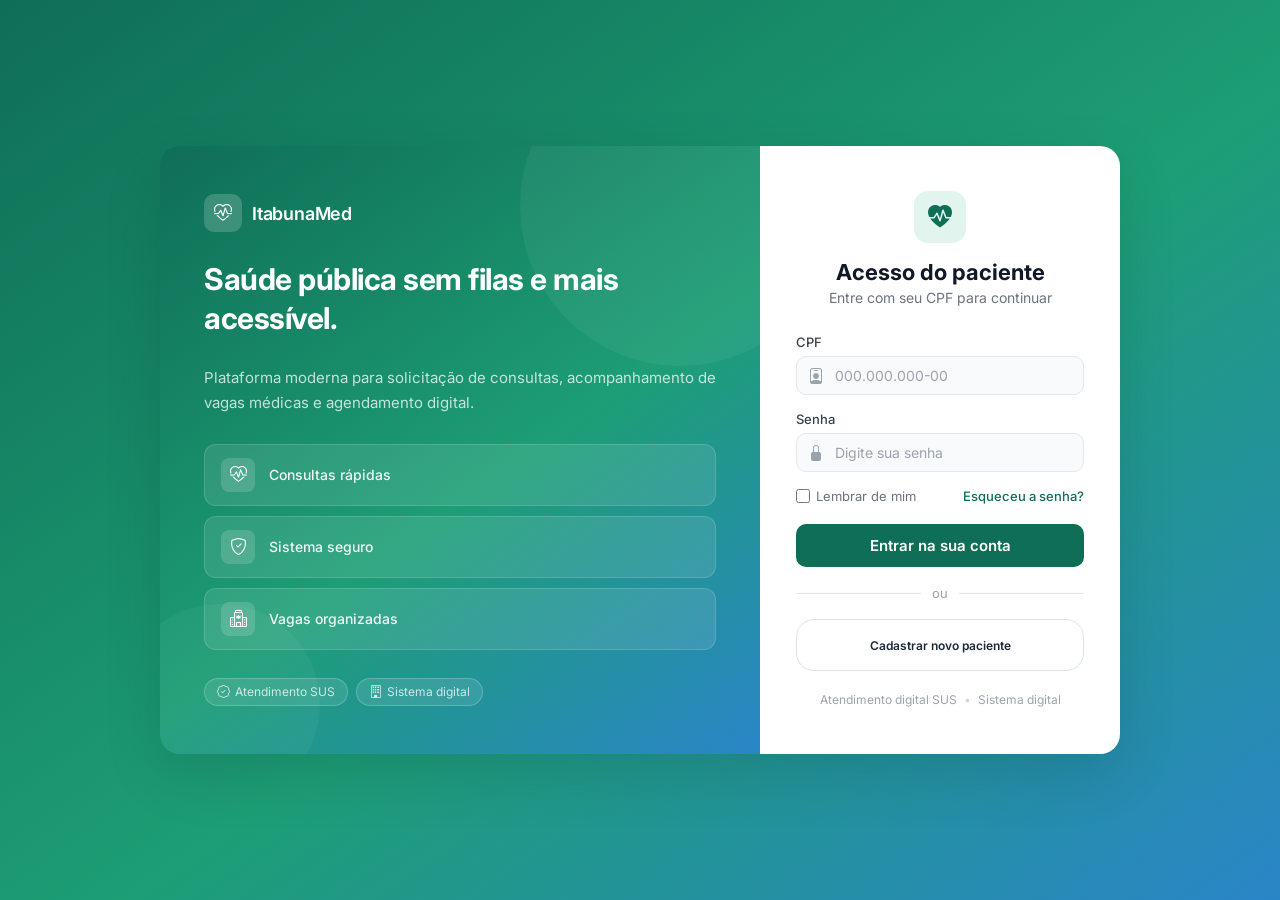
<file: index.html>
<!DOCTYPE html>
<html lang="pt-BR">
<head>
  <meta charset="UTF-8">
  <meta name="viewport" content="width=device-width, initial-scale=1.0">
  <title>ItabunaMed - Portal</title>
  
  <link rel="stylesheet" href="https://cdn.jsdelivr.net/npm/bootstrap-icons@1.11.3/font/bootstrap-icons.min.css">
  <link href="https://fonts.googleapis.com/css2?family=Inter:wght@300;400;500;600;700;800&display=swap" rel="stylesheet">
  <link rel="stylesheet" href="css/style.css">
</head>
<body>

  <div class="custom-container-login">

    <div class="info-side">
      <div class="info-content-wrapper">

        <div class="info-brand">
          <div class="info-brand-icon"><i class="bi bi-heart-pulse"></i></div>
          <span class="info-brand-name">ItabunaMed</span>
        </div>

        <h1 class="info-titulo">
          Saúde pública sem filas e mais acessível.
        </h1>
        <p class="info-descricao">
          Plataforma moderna para solicitação de consultas, acompanhamento de vagas médicas e agendamento digital.
        </p>

        <div class="info-beneficios">
          <div class="info-card">
            <div class="info-card-icone"><i class="bi bi-heart-pulse"></i></div>
            <span class="info-card-texto">Consultas rápidas</span>
          </div>
          <div class="info-card">
            <div class="info-card-icone"><i class="bi bi-shield-check"></i></div>
            <span class="info-card-texto">Sistema seguro</span>
          </div>
          <div class="info-card">
            <div class="info-card-icone"><i class="bi bi-hospital"></i></div>
            <span class="info-card-texto">Vagas organizadas</span>
          </div>
        </div>

        <div class="info-badges">
          <span class="info-badge"><i class="bi bi-patch-check"></i> Atendimento SUS</span>
          <span class="info-badge"><i class="bi bi-building"></i> Sistema digital</span>
        </div>

      </div>
    </div>

    <div class="login-side">
      <div class="health-glass-box">
        
        <div class="health-icon-header">
          <i class="bi bi-heart-pulse-fill"></i>
        </div>

        <h2>Acesso do paciente</h2>
        <p class="health-subtitle">Entre com seu CPF para continuar</p>
        
        <form id="loginForm">

          <div class="health-form-group">
            <label for="cpf">CPF</label>
            <div class="health-input-group">
              <i class="bi bi-person-badge"></i>
              <input type="text" id="cpf" placeholder="000.000.000-00" required autocomplete="off">
            </div>
          </div>

          <div class="health-form-group">
            <label for="senha">Senha</label>
            <div class="health-input-group">
              <i class="bi bi-lock-fill"></i>
              <input type="password" id="senha" placeholder="Digite sua senha" required>
            </div>
          </div>
          
          <div class="health-options">
            <label class="health-remember">
              <input type="checkbox" id="remember"> Lembrar de mim
            </label>
            <a href="#" class="health-forgot">Esqueceu a senha?</a>
          </div>
          
          <button type="submit" class="health-btn">Entrar na sua conta</button>

          <div class="health-divider">
            <span></span>ou<span></span>
          </div>

          <a href="cadastro.html" class="health-btn-secondary">Cadastrar novo paciente</a>
          
          <div class="health-footer-links">
            <p>Atendimento digital SUS <span class="dot">•</span> Sistema digital</p>
          </div>

        </form>

      </div>
    </div>

  </div>

  <script src="js/script.js"></script>
</body>
</html>
</file>
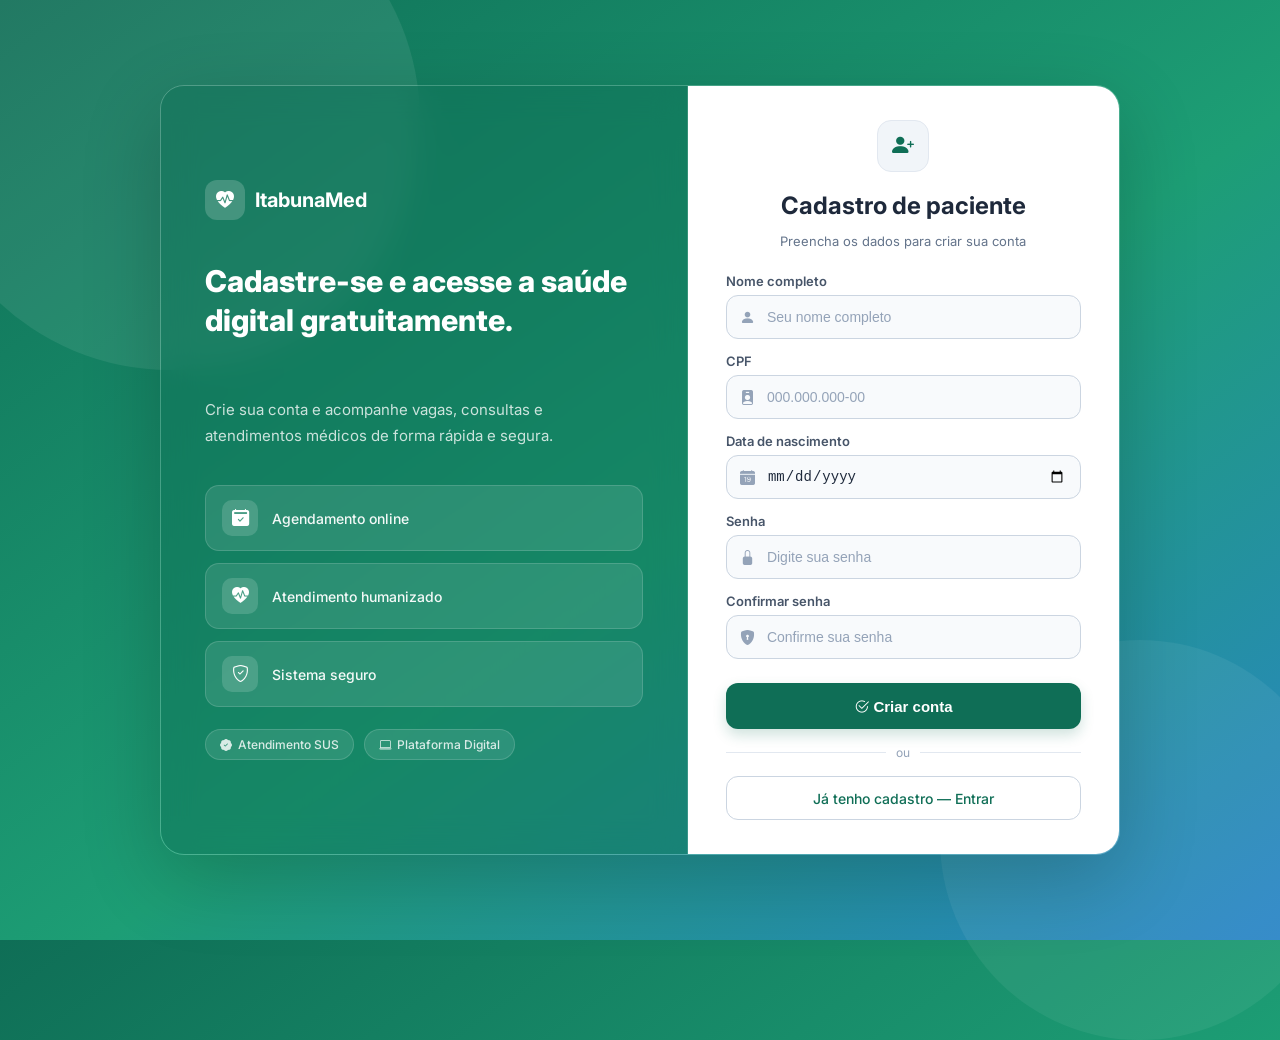
<file: cadastro.html>
<!DOCTYPE html>
<html lang="pt-BR">
<head>
  <meta charset="UTF-8">
  <meta name="viewport" content="width=device-width, initial-scale=1.0">
  <title>ItabunaMed - Cadastro</title>

  <link rel="stylesheet" href="https://cdn.jsdelivr.net/npm/bootstrap-icons@1.11.3/font/bootstrap-icons.min.css">
  <link href="https://fonts.googleapis.com/css2?family=Inter:wght@300;400;500;600;700;800&display=swap" rel="stylesheet">
  <link rel="stylesheet" href="css/cadastro.css">
</head>

<body>

<div class="custom-container-cadastro">

  <!-- LADO ESQUERDO -->
  <div class="info-side">

    <div class="info-content-wrapper">

      <div class="info-brand">
        <div class="info-brand-icon">
          <i class="bi bi-heart-pulse-fill"></i>
        </div>

        <span class="info-brand-name">
          ItabunaMed
        </span>
      </div>

      <h1 class="info-titulo">
        Cadastre-se e acesse a saúde digital gratuitamente.
      </h1>

      <p class="info-descricao">
        Crie sua conta e acompanhe vagas, consultas e atendimentos médicos de forma rápida e segura.
      </p>

      <div class="info-beneficios">

        <div class="info-card">
          <div class="info-card-icone">
            <i class="bi bi-calendar2-check-fill"></i>
          </div>

          <span class="info-card-texto">
            Agendamento online
          </span>
        </div>

        <div class="info-card">
          <div class="info-card-icone">
            <i class="bi bi-heart-pulse-fill"></i>
          </div>

          <span class="info-card-texto">
            Atendimento humanizado
          </span>
        </div>

        <div class="info-card">
          <div class="info-card-icone">
            <i class="bi bi-shield-check"></i>
          </div>

          <span class="info-card-texto">
            Sistema seguro
          </span>
        </div>

      </div>

      <div class="info-badges">

        <span class="info-badge">
          <i class="bi bi-patch-check-fill"></i>
          Atendimento SUS
        </span>

        <span class="info-badge">
          <i class="bi bi-laptop"></i>
          Plataforma Digital
        </span>

      </div>

    </div>

  </div>

  <!-- LADO DIREITO -->
  <div class="cadastro-side">

    <div class="health-glass-box">

      <div class="health-icon-header">
        <i class="bi bi-person-plus-fill"></i>
      </div>

      <h2>
        Cadastro de paciente
      </h2>

      <p class="health-subtitle">
        Preencha os dados para criar sua conta
      </p>

      <!-- ALERTA -->
      <div id="alerta" style="display:none;"></div>

      <!-- FORM -->
      <form id="cadastroForm">

        <!-- NOME -->
        <div class="health-form-group">

          <label>
            Nome completo
          </label>

          <div class="health-input-group">

            <i class="bi bi-person-fill"></i>

            <input
              type="text"
              id="nome"
              placeholder="Seu nome completo"
              required
            >

          </div>

        </div>

        <!-- CPF -->
        <div class="health-form-group">

          <label>
            CPF
          </label>

          <div class="health-input-group">

            <i class="bi bi-person-badge-fill"></i>

            <input
              type="text"
              id="cpf"
              placeholder="000.000.000-00"
              maxlength="14"
              required
            >

          </div>

        </div>

        <!-- NASCIMENTO -->
        <div class="health-form-group">

          <label>
            Data de nascimento
          </label>

          <div class="health-input-group">

            <i class="bi bi-calendar-date-fill"></i>

            <input
              type="date"
              id="nascimento"
              required
            >

          </div>

        </div>

        <!-- SENHA -->
        <div class="health-form-group">

          <label>
            Senha
          </label>

          <div class="health-input-group">

            <i class="bi bi-lock-fill"></i>

            <input
              type="password"
              id="senha"
              placeholder="Digite sua senha"
              required
            >

          </div>

        </div>

        <!-- CONFIRMAR -->
        <div class="health-form-group">

          <label>
            Confirmar senha
          </label>

          <div class="health-input-group">

            <i class="bi bi-shield-lock-fill"></i>

            <input
              type="password"
              id="confirmar"
              placeholder="Confirme sua senha"
              required
            >

          </div>

        </div>

        <!-- BOTÃO -->
        <button type="submit" class="health-btn">
          <i class="bi bi-check2-circle"></i>
          Criar conta
        </button>

      </form>

      <div class="health-divider">
        <span></span>
        ou
        <span></span>
      </div>

      <a href="index.html" class="health-btn-secondary">
        Já tenho cadastro — Entrar
      </a>

    </div>

  </div>

</div>

<!-- SCRIPT -->
<script>

// Máscara CPF
document.getElementById('cpf').addEventListener('input', function () {

  let v = this.value.replace(/\D/g, '');

  if (v.length > 9) {
    v = v.replace(/(\d{3})(\d{3})(\d{3})(\d{0,2})/, '$1.$2.$3-$4');
  }

  else if (v.length > 6) {
    v = v.replace(/(\d{3})(\d{3})(\d{0,3})/, '$1.$2.$3');
  }

  else if (v.length > 3) {
    v = v.replace(/(\d{3})(\d{0,3})/, '$1.$2');
  }

  this.value = v;

});

// CADASTRO
document.getElementById('cadastroForm').addEventListener('submit', function(e){

  e.preventDefault();

  const nome = document.getElementById('nome').value.trim();

  const cpf = document.getElementById('cpf').value.trim();

  const nascimento = document.getElementById('nascimento').value;

  const senha = document.getElementById('senha').value;

  const confirmar = document.getElementById('confirmar').value;

  // VALIDAÇÕES
  if(nome === '' || cpf === '' || nascimento === '' || senha === '' || confirmar === ''){

    mostrarAlerta('Preencha todos os campos.', 'erro');
    return;

  }

  if(cpf.length < 14){

    mostrarAlerta('CPF inválido.', 'erro');
    return;

  }

  if(senha.length < 6){

    mostrarAlerta('A senha precisa ter no mínimo 6 caracteres.', 'erro');
    return;

  }

  if(senha !== confirmar){

    mostrarAlerta('As senhas não coincidem.', 'erro');
    return;

  }

  // LOCAL STORAGE
  const pacientes = JSON.parse(localStorage.getItem('pacientes')) || [];

  // VERIFICA CPF
  const jaExiste = pacientes.find(p => p.cpf === cpf);

  if(jaExiste){

    mostrarAlerta('Este CPF já está cadastrado.', 'erro');
    return;

  }

  // NOVO PACIENTE
  const novoPaciente = {

    nome,
    cpf,
    nascimento,
    senha

  };

  pacientes.push(novoPaciente);

  localStorage.setItem(
    'pacientes',
    JSON.stringify(pacientes)
  );

  mostrarAlerta(
    'Cadastro realizado com sucesso!',
    'sucesso'
  );

  // REDIRECIONA
  setTimeout(() => {

    window.location.href = 'index.html';

  }, 2000);

});

// ALERTA
function mostrarAlerta(msg, tipo){

  const alerta = document.getElementById('alerta');

  alerta.innerHTML = msg;

  alerta.className = 'health-alerta ' + tipo;

  alerta.style.display = 'block';

}

</script>

</body>
</html>
</file>
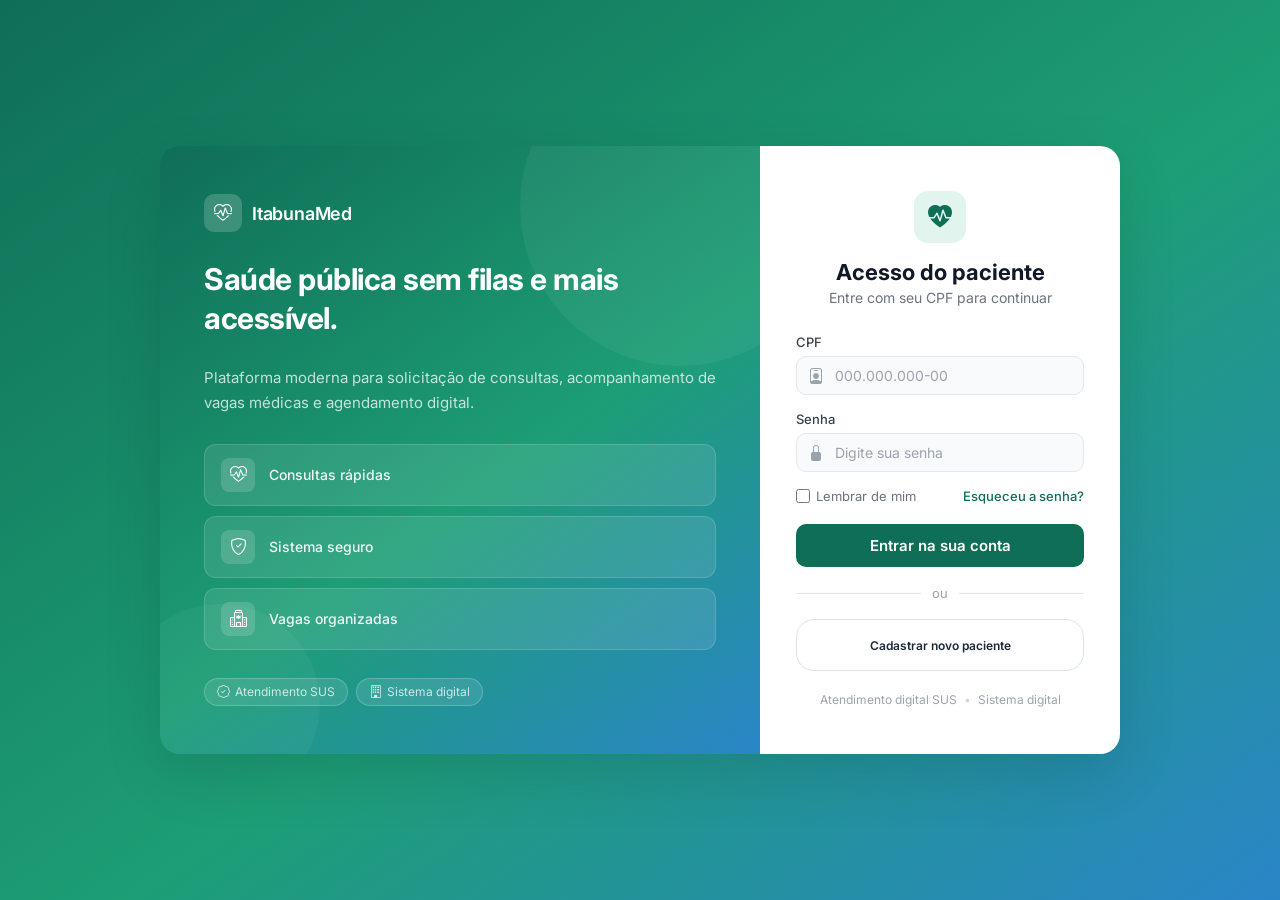
<file: dashboard.html>
<!DOCTYPE html>
<html lang="pt-BR">
<head>
  <meta charset="UTF-8">
  <meta name="viewport" content="width=device-width, initial-scale=1.0">
  <title>ItabunaMed - Dashboard</title>

  <link href="https://cdn.jsdelivr.net/npm/bootstrap@5.3.3/dist/css/bootstrap.min.css" rel="stylesheet">
  <link rel="stylesheet" href="https://cdn.jsdelivr.net/npm/bootstrap-icons@1.11.3/font/bootstrap-icons.min.css">
  <link href="https://fonts.googleapis.com/css2?family=Inter:wght@300;400;500;600;700;800&display=swap" rel="stylesheet">

  <style>
    *, *::before, *::after {
      box-sizing: border-box;
      margin: 0;
      padding: 0;
      font-family: 'Inter', sans-serif;
    }

    body {
      background: linear-gradient(135deg, #0f6e56 0%, #1d9e75 40%, #2a85c7 100%);
      min-height: 100vh;
      position: relative;
      overflow-x: hidden;
    }

    body::before {
      content: '';
      position: fixed;
      width: 500px;
      height: 500px;
      border-radius: 50%;
      background: rgba(255,255,255,0.06);
      top: -150px;
      left: -100px;
      pointer-events: none;
    }

    body::after {
      content: '';
      position: fixed;
      width: 400px;
      height: 400px;
      border-radius: 50%;
      background: rgba(255,255,255,0.05);
      bottom: -120px;
      right: -80px;
      pointer-events: none;
    }

    .navbar-custom {
      background: rgba(0,0,0,0.2);
      backdrop-filter: blur(20px);
      -webkit-backdrop-filter: blur(20px);
      border-bottom: 1px solid rgba(255,255,255,0.15);
      height: 70px;
      display: flex;
      align-items: center;
      position: sticky;
      top: 0;
      z-index: 100;
    }

    .navbar-inner {
      width: 100%;
      max-width: 1200px;
      margin: 0 auto;
      padding: 0 24px;
      display: flex;
      align-items: center;
      justify-content: space-between;
    }

    .logo-wrap { display: flex; align-items: center; gap: 10px; }

    .logo-icon {
      width: 38px;
      height: 38px;
      background: rgba(255,255,255,0.2);
      border-radius: 10px;
      display: flex;
      align-items: center;
      justify-content: center;
      border: 1px solid rgba(255,255,255,0.25);
    }

    .logo-icon i { font-size: 18px; color: white; }
    .logo-text { font-size: 1.2rem; font-weight: 700; color: white; letter-spacing: -0.3px; }
    .logo-sub { font-size: 12px; color: rgba(255,255,255,0.65); margin-top: 1px; }
    .navbar-right { display: flex; align-items: center; gap: 12px; }

    .user-pill {
      display: flex;
      align-items: center;
      gap: 8px;
      background: rgba(255,255,255,0.15);
      border: 1px solid rgba(255,255,255,0.25);
      border-radius: 30px;
      padding: 6px 14px 6px 8px;
    }

    .user-avatar {
      width: 30px;
      height: 30px;
      background: rgba(255,255,255,0.25);
      border-radius: 50%;
      display: flex;
      align-items: center;
      justify-content: center;
    }

    .user-avatar i { font-size: 15px; color: white; }
    .user-name { font-size: 13px; font-weight: 500; color: white; }

    .btn-sair {
      background: rgba(255,255,255,0.15);
      border: 1px solid rgba(255,255,255,0.25);
      border-radius: 10px;
      padding: 7px 14px;
      font-size: 13px;
      font-weight: 500;
      color: white;
      cursor: pointer;
      transition: background 0.2s;
      text-decoration: none;
      display: flex;
      align-items: center;
      gap: 6px;
    }

    .btn-sair:hover { background: rgba(255,255,255,0.25); color: white; }

    .main { max-width: 1200px; margin: 0 auto; padding: 36px 24px 60px; }

    .stats-grid {
      display: grid;
      grid-template-columns: repeat(auto-fit, minmax(180px, 1fr));
      gap: 16px;
      margin-bottom: 36px;
    }

    .stat-card {
      background: rgba(0,0,0,0.18);
      backdrop-filter: blur(12px);
      -webkit-backdrop-filter: blur(12px);
      border: 1px solid rgba(255,255,255,0.15);
      border-radius: 18px;
      padding: 20px 22px;
      display: flex;
      align-items: center;
      gap: 16px;
      transition: background 0.2s;
    }

    .stat-card:hover { background: rgba(0,0,0,0.25); }

    .stat-icon {
      width: 46px;
      height: 46px;
      background: rgba(255,255,255,0.15);
      border-radius: 12px;
      display: flex;
      align-items: center;
      justify-content: center;
      flex-shrink: 0;
    }

    .stat-icon i { font-size: 22px; color: white; }
    .stat-label { font-size: 12px; color: rgba(255,255,255,0.7); margin-bottom: 4px; }
    .stat-value { font-size: 24px; font-weight: 700; color: white; line-height: 1; }

    .section-title {
      font-size: 1.1rem;
      font-weight: 600;
      color: white;
      margin-bottom: 16px;
      display: flex;
      align-items: center;
      gap: 8px;
    }

    .section-title i { font-size: 18px; opacity: 0.8; }

    .glass-card {
      background: rgba(255,255,255,0.92);
      border: 1px solid rgba(255,255,255,0.6);
      border-radius: 20px;
      padding: 28px;
      margin-bottom: 32px;
    }

    .form-label-custom {
      font-size: 13px;
      font-weight: 500;
      color: #374151;
      margin-bottom: 6px;
      display: block;
    }

    .form-control-custom {
      width: 100%;
      height: 48px;
      background: #f9fafb;
      border: 1px solid #e5e7eb;
      border-radius: 12px;
      padding: 0 14px;
      font-size: 14px;
      color: #111827;
      font-family: 'Inter', sans-serif;
      outline: none;
      transition: border-color 0.2s, background 0.2s;
    }

    .form-control-custom::placeholder { color: #9ca3af; }

    .form-control-custom:focus {
      border-color: #1d9e75;
      background: white;
      box-shadow: 0 0 0 3px rgba(29,158,117,0.1);
    }

    .form-control-custom option { background: white; color: #111827; }

    .btn-solicitar {
      width: 100%;
      height: 50px;
      border: none;
      border-radius: 12px;
      background: #0f6e56;
      color: white;
      font-size: 15px;
      font-weight: 600;
      font-family: 'Inter', sans-serif;
      cursor: pointer;
      transition: background 0.2s, transform 0.1s;
      display: flex;
      align-items: center;
      justify-content: center;
      gap: 8px;
      margin-top: 8px;
    }

    .btn-solicitar:hover { background: #085041; }
    .btn-solicitar:active { transform: scale(0.98); }

    .consultas-grid {
      display: grid;
      grid-template-columns: repeat(auto-fill, minmax(280px, 1fr));
      gap: 18px;
    }

    .consulta-card {
      background: rgba(255,255,255,0.92);
      border: 1px solid rgba(255,255,255,0.6);
      border-radius: 20px;
      padding: 22px;
      position: relative;
      overflow: hidden;
      transition: transform 0.2s, box-shadow 0.2s;
    }

    .consulta-card::before {
      content: '';
      position: absolute;
      top: 0; left: 0;
      width: 100%;
      height: 4px;
      background: linear-gradient(90deg, #0f6e56, #2a85c7);
    }

    .consulta-card:hover {
      transform: translateY(-3px);
      box-shadow: 0 12px 30px rgba(0,0,0,0.15);
    }

    .card-paciente { font-size: 1.1rem; font-weight: 700; color: #111827; margin-bottom: 6px; }

    .card-especialidade {
      font-size: 13px;
      font-weight: 600;
      color: #0f6e56;
      display: flex;
      align-items: center;
      gap: 6px;
      margin-bottom: 4px;
    }

    .card-data {
      font-size: 13px;
      color: #6b7280;
      display: flex;
      align-items: center;
      gap: 6px;
      margin-bottom: 4px;
    }

    .card-data:last-of-type { margin-bottom: 16px; }

    .status-badge {
      display: inline-flex;
      align-items: center;
      gap: 6px;
      padding: 7px 14px;
      border-radius: 30px;
      font-size: 12px;
      font-weight: 600;
      margin-bottom: 14px;
    }

    .status-ok { background: #dcfce7; color: #166534; border: 1px solid #bbf7d0; }
    .status-no { background: #fee2e2; color: #991b1b; border: 1px solid #fecaca; }

    .btn-agendar {
      width: 100%;
      height: 42px;
      border: none;
      border-radius: 10px;
      background: #0f6e56;
      color: white;
      font-size: 13px;
      font-weight: 600;
      font-family: 'Inter', sans-serif;
      cursor: pointer;
      transition: background 0.2s;
      margin-bottom: 10px;
    }

    .btn-agendar:hover { background: #085041; }

    .btn-indisponivel {
      width: 100%;
      height: 42px;
      border: 1px solid #e5e7eb;
      border-radius: 10px;
      background: #f3f4f6;
      color: #9ca3af;
      font-size: 13px;
      font-weight: 600;
      font-family: 'Inter', sans-serif;
      cursor: not-allowed;
      margin-bottom: 10px;
    }

    .card-acoes { display: flex; gap: 8px; }

    .btn-editar {
      flex: 1;
      height: 38px;
      border: 1px solid #bfdbfe;
      border-radius: 10px;
      background: #eff6ff;
      color: #1d4ed8;
      font-size: 13px;
      font-weight: 500;
      font-family: 'Inter', sans-serif;
      cursor: pointer;
      transition: background 0.2s;
      display: flex;
      align-items: center;
      justify-content: center;
      gap: 5px;
    }

    .btn-excluir {
      flex: 1;
      height: 38px;
      border: 1px solid #fecaca;
      border-radius: 10px;
      background: #fee2e2;
      color: #dc2626;
      font-size: 13px;
      font-weight: 500;
      font-family: 'Inter', sans-serif;
      cursor: pointer;
      transition: background 0.2s;
      display: flex;
      align-items: center;
      justify-content: center;
      gap: 5px;
    }

    .btn-editar:hover { background: #dbeafe; }
    .btn-excluir:hover { background: #fecaca; }

    .empty-state { text-align: center; padding: 48px 24px; color: rgba(255,255,255,0.6); }
    .empty-state i { font-size: 48px; margin-bottom: 12px; display: block; }
    .empty-state p { font-size: 15px; }

    @media (max-width: 768px) {
      .glass-card { padding: 20px; }
      .stats-grid { grid-template-columns: repeat(2, 1fr); }
      .navbar-right .user-pill { display: none; }
    }
  </style>
</head>
<body>

  <div class="navbar-custom">
    <div class="navbar-inner">
      <div class="logo-wrap">
        <div class="logo-icon"><i class="bi bi-heart-pulse-fill"></i></div>
        <div>
          <div class="logo-text">ItabunaMed</div>
          <div class="logo-sub">Sistema de vagas médicas • Prefeitura de Itabuna</div>
        </div>
      </div>
      <div class="navbar-right">
        <div class="user-pill">
          <div class="user-avatar"><i class="bi bi-person-fill"></i></div>
          <span class="user-name" id="nomeUsuario">Paciente</span>
        </div>
        <a href="index.html" class="btn-sair" onclick="sair()">
          <i class="bi bi-box-arrow-right"></i> Sair
        </a>
      </div>
    </div>
  </div>

  <div class="main">

    <div class="stats-grid">
      <div class="stat-card">
        <div class="stat-icon"><i class="bi bi-calendar2-heart"></i></div>
        <div>
          <div class="stat-label">Total de consultas</div>
          <div class="stat-value" id="statTotal">0</div>
        </div>
      </div>
      <div class="stat-card">
        <div class="stat-icon"><i class="bi bi-check-circle"></i></div>
        <div>
          <div class="stat-label">Vagas disponíveis</div>
          <div class="stat-value" id="statDisponiveis">0</div>
        </div>
      </div>
      <div class="stat-card">
        <div class="stat-icon"><i class="bi bi-x-circle"></i></div>
        <div>
          <div class="stat-label">Sem vagas</div>
          <div class="stat-value" id="statSemVaga">0</div>
        </div>
      </div>
      <div class="stat-card">
        <div class="stat-icon"><i class="bi bi-clock-history"></i></div>
        <div>
          <div class="stat-label">Aguardando</div>
          <div class="stat-value" id="statAguardando">0</div>
        </div>
      </div>
    </div>

    <p class="section-title"><i class="bi bi-plus-circle"></i> Solicitar nova consulta</p>
    <div class="glass-card">
      <div class="row g-3">
        <div class="col-md-4">
          <label class="form-label-custom">Nome do paciente</label>
          <input type="text" class="form-control-custom" id="nome" placeholder="Nome completo">
        </div>
        <div class="col-md-4">
          <label class="form-label-custom">Especialidade</label>
          <select class="form-control-custom" id="especialidade">
            <option value="">Selecione</option>
            <option>Cardiologista</option>
            <option>Psicólogo</option>
            <option>Ginecologista</option>
            <option>Pediatra</option>
            <option>Dermatologista</option>
          </select>
        </div>
        <div class="col-md-4">
          <label class="form-label-custom">Médico</label>
          <select class="form-control-custom" id="medico">
            <option value="">Selecione a especialidade primeiro</option>
          </select>
        </div>
        <div class="col-md-4">
          <label class="form-label-custom">Horário</label>
          <select class="form-control-custom" id="horario">
            <option value="">Selecione o médico primeiro</option>
          </select>
        </div>
        <div class="col-md-4">
          <label class="form-label-custom">Data preferida</label>
          <input type="date" class="form-control-custom" id="data">
        </div>
        <div class="col-12">
          <button class="btn-solicitar" onclick="adicionarConsulta()">
            <i class="bi bi-send"></i> Solicitar consulta
          </button>
        </div>
      </div>
    </div>

    <p class="section-title"><i class="bi bi-list-ul"></i> Minhas consultas</p>
    <div class="consultas-grid" id="listaConsultas">
      <div class="empty-state">
        <i class="bi bi-calendar2-x"></i>
        <p>Nenhuma consulta solicitada ainda.</p>
      </div>
    </div>

  </div>

  <script>
    const pacienteLogado = JSON.parse(localStorage.getItem('pacienteLogado'));
    if (!pacienteLogado) {
      window.location.href = 'index.html';
    } else {
      document.getElementById('nomeUsuario').textContent = pacienteLogado.nome.split(' ')[0];
    }

    const medicos = {
      'Cardiologista': [
        { nome: 'Dr. Rafael Mendes',     horarios: ['08:00','09:00','10:00','14:00','15:00'] },
        { nome: 'Dra. Camila Rocha',     horarios: ['08:30','11:00','13:30','16:00'] },
      ],
      'Psicólogo': [
        { nome: 'Dr. Bruno Alves',       horarios: ['09:00','10:00','11:00','14:00'] },
        { nome: 'Dra. Fernanda Lima',    horarios: ['08:00','13:00','15:00','17:00'] },
      ],
      'Ginecologista': [
        { nome: 'Dra. Mariana Costa',    horarios: ['08:00','09:30','11:00','14:30'] },
        { nome: 'Dra. Juliana Ferreira', horarios: ['10:00','13:00','15:30','16:30'] },
      ],
      'Pediatra': [
        { nome: 'Dr. Lucas Oliveira',    horarios: ['08:00','09:00','10:30','14:00','16:00'] },
        { nome: 'Dra. Ana Paula Santos', horarios: ['08:30','11:00','13:30','15:00'] },
      ],
      'Dermatologista': [
        { nome: 'Dra. Beatriz Nunes',    horarios: ['09:00','10:00','11:00','15:00','16:00'] },
        { nome: 'Dr. Thiago Cardoso',    horarios: ['08:00','13:00','14:00','17:00'] },
      ],
    };

    document.getElementById('especialidade').addEventListener('change', function () {
      const esp = this.value;
      const medicoSelect = document.getElementById('medico');
      const horarioSelect = document.getElementById('horario');

      medicoSelect.innerHTML = '<option value="">Selecione o médico</option>';
      horarioSelect.innerHTML = '<option value="">Selecione o médico primeiro</option>';

      if (!esp || !medicos[esp]) return;
      medicos[esp].forEach((m, i) => {
        medicoSelect.innerHTML += `<option value="${i}">${m.nome}</option>`;
      });
    });

    document.getElementById('medico').addEventListener('change', function () {
      const esp = document.getElementById('especialidade').value;
      const idx = this.value;
      const horarioSelect = document.getElementById('horario');

      horarioSelect.innerHTML = '<option value="">Selecione o horário</option>';
      if (idx === '' || !esp) return;

      medicos[esp][idx].horarios.forEach(h => {
        horarioSelect.innerHTML += `<option value="${h}">${h}</option>`;
      });
    });

    let consultas = JSON.parse(localStorage.getItem('consultas')) || [];

    function atualizarStats() {
      const total = consultas.length;
      const disponiveis = consultas.filter(c => c.vaga).length;
      const semVaga = consultas.filter(c => !c.vaga).length;
      document.getElementById('statTotal').textContent = total;
      document.getElementById('statDisponiveis').textContent = disponiveis;
      document.getElementById('statSemVaga').textContent = semVaga;
      document.getElementById('statAguardando').textContent = disponiveis;
    }

    function mostrarConsultas() {
      const lista = document.getElementById('listaConsultas');

      if (consultas.length === 0) {
        lista.innerHTML = `
          <div class="empty-state" style="grid-column:1/-1;">
            <i class="bi bi-calendar2-x"></i>
            <p>Nenhuma consulta solicitada ainda.</p>
          </div>`;
        atualizarStats();
        return;
      }

      lista.innerHTML = '';
      consultas.forEach((c, i) => {
        const dataFormatada = c.data
          ? new Date(c.data + 'T00:00:00').toLocaleDateString('pt-BR')
          : '—';

        const statusHTML = c.vaga
          ? `<div class="status-badge status-ok"><i class="bi bi-check-circle-fill"></i> Vaga disponível</div>
             <button class="btn-agendar" onclick="agendarConsulta(${i})"><i class="bi bi-calendar-check"></i> Agendar consulta</button>`
          : `<div class="status-badge status-no"><i class="bi bi-x-circle-fill"></i> Sem vagas disponíveis</div>
             <button class="btn-indisponivel" disabled>Indisponível</button>`;

        lista.innerHTML += `
          <div class="consulta-card">
            <div class="card-paciente">${c.nome}</div>
            <div class="card-especialidade"><i class="bi bi-heart-pulse"></i> ${c.especialidade}</div>
            <div class="card-especialidade"><i class="bi bi-person-badge"></i> ${c.medico}</div>
            <div class="card-data"><i class="bi bi-clock"></i> ${c.horario}</div>
            <div class="card-data"><i class="bi bi-calendar3"></i> ${dataFormatada}</div>
            ${statusHTML}
            <div class="card-acoes">
              <button class="btn-editar" onclick="editarConsulta(${i})"><i class="bi bi-pencil"></i> Editar</button>
              <button class="btn-excluir" onclick="excluirConsulta(${i})"><i class="bi bi-trash"></i> Excluir</button>
            </div>
          </div>`;
      });

      atualizarStats();
    }

    function adicionarConsulta() {
      const nome = document.getElementById('nome').value.trim();
      const especialidade = document.getElementById('especialidade').value;
      const medicoIndex = document.getElementById('medico').value;
      const horario = document.getElementById('horario').value;
      const data = document.getElementById('data').value;

      if (!nome || !especialidade || medicoIndex === '' || !horario || !data) {
        alert('Preencha todos os campos!');
        return;
      }

      const medico = medicos[especialidade][medicoIndex].nome;
      consultas.push({ nome, especialidade, medico, horario, data, vaga: Math.random() > 0.5 });
      localStorage.setItem('consultas', JSON.stringify(consultas));
      mostrarConsultas();

      document.getElementById('nome').value = '';
      document.getElementById('especialidade').value = '';
      document.getElementById('medico').innerHTML = '<option value="">Selecione a especialidade primeiro</option>';
      document.getElementById('horario').innerHTML = '<option value="">Selecione o médico primeiro</option>';
      document.getElementById('data').value = '';
    }

    function excluirConsulta(i) {
      if (confirm('Deseja excluir esta consulta?')) {
        consultas.splice(i, 1);
        localStorage.setItem('consultas', JSON.stringify(consultas));
        mostrarConsultas();
      }
    }

    function editarConsulta(i) {
      const novoNome = prompt('Novo nome:', consultas[i].nome);
      if (novoNome !== null && novoNome.trim() !== '') {
        consultas[i].nome = novoNome.trim();
        localStorage.setItem('consultas', JSON.stringify(consultas));
        mostrarConsultas();
      }
    }

    function agendarConsulta(i) {
      alert(`Consulta agendada!\n\nPaciente: ${consultas[i].nome}\nMédico: ${consultas[i].medico}\nHorário: ${consultas[i].horario}`);
    }

    function sair() {
      localStorage.removeItem('pacienteLogado');
    }

    mostrarConsultas();
  </script>

</body>
</html>
</file>
<file: css/style.css>
*, *::before, *::after {
  box-sizing: border-box;
  margin: 0;
  padding: 0;
}

body {
  font-family: 'Inter', sans-serif;
  min-height: 100vh;
  display: flex;
  align-items: center;
  justify-content: center;
  background: linear-gradient(145deg, #0f6e56 0%, #1d9e75 55%, #2a85c7 100%);
}

/* ───── Layout principal ───── */

.custom-container-login {
  display: flex;
  width: 100%;
  max-width: 960px;
  min-height: 580px;
  border-radius: 20px;
  overflow: hidden;
  box-shadow: 0 20px 60px rgba(0, 0, 0, 0.12);
}

/* ───── Lado esquerdo (info) ───── */

.info-side {
  flex: 1.2;
  background: linear-gradient(145deg, #0f6e56 0%, #1d9e75 55%, #2a85c7 100%);
  padding: 48px 44px;
  display: flex;
  flex-direction: column;
  justify-content: space-between;
  position: relative;
  overflow: hidden;
}

.info-side::before {
  content: '';
  position: absolute;
  width: 320px;
  height: 320px;
  border-radius: 50%;
  background: rgba(255, 255, 255, 0.05);
  top: -100px;
  right: -80px;
  pointer-events: none;
}

.info-side::after {
  content: '';
  position: absolute;
  width: 200px;
  height: 200px;
  border-radius: 50%;
  background: rgba(255, 255, 255, 0.04);
  bottom: -50px;
  left: -40px;
  pointer-events: none;
}

.info-content-wrapper {
  display: flex;
  flex-direction: column;
  gap: 28px;
  position: relative;
  z-index: 1;
}

.info-brand {
  display: flex;
  align-items: center;
  gap: 10px;
}

.info-brand-icon {
  width: 38px;
  height: 38px;
  background: rgba(255, 255, 255, 0.18);
  border-radius: 10px;
  display: flex;
  align-items: center;
  justify-content: center;
}

.info-brand-icon i { font-size: 18px; color: white; }

.info-brand-name {
  font-size: 18px;
  font-weight: 600;
  color: white;
  letter-spacing: -0.2px;
}

.info-titulo {
  font-size: 30px;
  font-weight: 700;
  color: white;
  line-height: 1.3;
  letter-spacing: -0.5px;
}

.info-descricao {
  font-size: 15px;
  color: rgba(255, 255, 255, 0.75);
  line-height: 1.65;
}

.info-beneficios {
  display: flex;
  flex-direction: column;
  gap: 10px;
}

.info-card {
  display: flex;
  align-items: center;
  gap: 14px;
  background: rgba(255, 255, 255, 0.1);
  border: 1px solid rgba(255, 255, 255, 0.15);
  border-radius: 12px;
  padding: 13px 16px;
  transition: background 0.2s;
}

.info-card:hover { background: rgba(255, 255, 255, 0.16); }

.info-card-icone {
  width: 34px;
  height: 34px;
  background: rgba(255, 255, 255, 0.15);
  border-radius: 8px;
  display: flex;
  align-items: center;
  justify-content: center;
  flex-shrink: 0;
}

.info-card-icone i { font-size: 17px; color: white; }

.info-card-texto {
  font-size: 14px;
  font-weight: 500;
  color: rgba(255, 255, 255, 0.92);
}

.info-badges {
  display: flex;
  gap: 8px;
  flex-wrap: wrap;
}

.info-badge {
  display: inline-flex;
  align-items: center;
  gap: 5px;
  font-size: 12px;
  color: rgba(255, 255, 255, 0.75);
  background: rgba(255, 255, 255, 0.1);
  border: 1px solid rgba(255, 255, 255, 0.2);
  padding: 5px 12px;
  border-radius: 20px;
}

.info-badge i { font-size: 13px; }

/* ───── Lado direito (login) ───── */

.login-side {
  width: 360px;
  background: #ffffff;
  display: flex;
  align-items: center;
  justify-content: center;
  padding: 40px 36px;
}

.health-glass-box { width: 100%; }

.health-icon-header {
  width: 52px;
  height: 52px;
  background: #e1f5ee;
  border-radius: 14px;
  display: flex;
  align-items: center;
  justify-content: center;
  margin: 0 auto 16px;
}

.health-icon-header i { font-size: 24px; color: #0f6e56; }

.health-glass-box h2 {
  text-align: center;
  font-size: 22px;
  font-weight: 700;
  color: #111827;
  margin-bottom: 4px;
}

.health-subtitle {
  text-align: center;
  font-size: 14px;
  color: #6b7280;
  margin-bottom: 28px;
}

.health-form-group { margin-bottom: 16px; }

.health-form-group label {
  display: block;
  font-size: 13px;
  font-weight: 500;
  color: #374151;
  margin-bottom: 6px;
}

.health-input-group {
  position: relative;
  display: flex;
  align-items: center;
}

.health-input-group i {
  position: absolute;
  left: 12px;
  font-size: 16px;
  color: #9ca3af;
  pointer-events: none;
}

.health-input-group input {
  width: 100%;
  padding: 10px 12px 10px 38px;
  font-size: 14px;
  font-family: 'Inter', sans-serif;
  color: #111827;
  background: #f9fafb;
  border: 1px solid #e5e7eb;
  border-radius: 10px;
  outline: none;
  transition: border-color 0.2s, box-shadow 0.2s, background 0.2s;
}

.health-input-group input:focus {
  border-color: #1d9e75;
  background: #ffffff;
  box-shadow: 0 0 0 3px rgba(29, 158, 117, 0.12);
}

.health-input-group input::placeholder { color: #9ca3af; }

.health-options {
  display: flex;
  align-items: center;
  justify-content: space-between;
  margin-bottom: 20px;
}

.health-remember {
  display: flex;
  align-items: center;
  gap: 6px;
  font-size: 13px;
  color: #6b7280;
  cursor: pointer;
  user-select: none;
}

.health-remember input[type="checkbox"] {
  accent-color: #0f6e56;
  width: 14px;
  height: 14px;
  cursor: pointer;
}

.health-forgot {
  font-size: 13px;
  color: #0f6e56;
  text-decoration: none;
  font-weight: 500;
  transition: color 0.15s;
}

.health-forgot:hover {
  color: #085041;
  text-decoration: underline;
}

.health-btn {
  width: 100%;
  padding: 12px;
  background: #0f6e56;
  color: white;
  border: none;
  border-radius: 10px;
  font-size: 15px;
  font-weight: 600;
  font-family: 'Inter', sans-serif;
  cursor: pointer;
  transition: background 0.2s, transform 0.1s;
}

.health-btn:hover { background: #085041; }
.health-btn:active { transform: scale(0.98); }

.health-divider {
  display: flex;
  align-items: center;
  gap: 10px;
  margin: 18px 0;
  font-size: 13px;
  color: #9ca3af;
}

.health-divider span {
  flex: 1;
  height: 1px;
  background: #e5e7eb;
}

.health-btn-secondary {
  width: 100%;
  height: 52px;
  display: flex;
  align-items: center;
  justify-content: center;
  text-align: center;
  border-radius: 18px;
  border: 1px solid #dbe2ea;
  text-decoration: none;
  color: #1e293b;
  font-size: 12px;
  font-weight: 600;
  background: #ffffff;
  transition: 0.2s;
  margin: 0 auto;
}

.health-btn-secondary:hover {
  background: #f9fafb;
  border-color: #d1d5db;
}

.health-footer-links {
  text-align: center;
  margin-top: 20px;
}

.health-footer-links p {
  font-size: 12px;
  color: #9ca3af;
  line-height: 1.5;
}

.dot { color: #d1d5db; margin: 0 4px; }

/* ───── Responsivo ───── */

@media (max-width: 720px) {
  body {
    align-items: flex-start;
    padding: 16px;
  }

  .custom-container-login {
    flex-direction: column;
    width: 100%;
    max-width: 100%;
    min-height: unset;
    border-radius: 16px;
    margin: 0;
  }

  .info-side {
    padding: 24px 20px;
  }

  .info-titulo {
    font-size: 20px;
  }

  .info-descricao {
    font-size: 13px;
  }

  .info-beneficios {
    display: none;
  }

  .info-badges {
    display: none;
  }

  .login-side {
    width: 100%;
    padding: 28px 20px;
  }

  .health-glass-box h2 {
    font-size: 20px;
  }
}
</file>
<file: css/cadastro.css>
*,
*::before,
*::after{
  box-sizing:border-box;
}


body{
  width:100%;
  overflow-x:hidden;
}

html, body{

  body{
  margin:0;
  padding:20px;

  min-height:100vh;

  display:flex;
  align-items:center;
  justify-content:center;

  overflow-x:hidden;

  font-family:'Inter',sans-serif;

  background: linear-gradient(
    145deg,
    #0f6e56 0%,
    #1d9e75 55%,
    #2a85c7 100%
  );
}

  display:flex;
  align-items:center;
  justify-content:center;

  position:relative;

  padding:20px;
}

/* CÍRCULOS */

body::before{

  content:'';

  position:absolute;

  width:500px;
  height:500px;

  border-radius:50%;

  background:
  rgba(255,255,255,0.08);

  top:-150px;
  left:-100px;

  pointer-events:none;
}

body::after{

  content:'';

  position:absolute;

  width:400px;
  height:400px;

  border-radius:50%;

  background:
  rgba(255,255,255,0.06);

  bottom:-120px;
  right:-80px;

  pointer-events:none;
}

/* ==========================================================================
   CONTAINER
   ========================================================================== */

.custom-container-cadastro{

  display:grid;

  grid-template-columns:1.1fr 0.9fr;

  width:100%;
  max-width:960px;

  min-height:580px;

  border-radius:24px;

  overflow:hidden;

  border:
  1px solid rgba(255,255,255,0.2);

  box-shadow:
  0 24px 80px rgba(0,0,0,0.2);

  position:relative;

  z-index:1;
}

/* ==========================================================================
   LADO ESQUERDO
   ========================================================================== */

.info-side{

  background:
  rgba(15,110,86,0.45);

  backdrop-filter:blur(16px);
  -webkit-backdrop-filter:blur(16px);

  padding:40px 44px;

  display:flex;
  flex-direction:column;
  justify-content:center;

  border-right:
  1px solid rgba(255,255,255,0.15);
}

.info-content-wrapper{

  display:flex;
  flex-direction:column;

  gap:22px;
}

.info-brand{

  display:flex;
  align-items:center;

  gap:10px;
}

.info-brand-icon{

  width:40px;
  height:40px;

  border-radius:12px;

  background:
  rgba(255,255,255,0.18);

  display:flex;
  align-items:center;
  justify-content:center;
}

.info-brand-icon i{

  font-size:18px;
  color:white;
}

.info-brand-name{

  font-size:20px;
  font-weight:700;

  color:white;
}

.info-titulo{

  font-size:30px;
  font-weight:800;

  color:white;

  line-height:1.3;
}

.info-descricao{

  font-size:15px;

  color:
  rgba(255,255,255,0.78);

  line-height:1.7;
}

.info-beneficios{

  display:flex;
  flex-direction:column;

  gap:12px;
}

.info-card{

  display:flex;
  align-items:center;

  gap:14px;

  background:
  rgba(255,255,255,0.10);

  border:
  1px solid rgba(255,255,255,0.15);

  border-radius:14px;

  padding:14px 16px;

  transition:0.2s;
}

.info-card:hover{

  background:
  rgba(255,255,255,0.16);
}

.info-card-icone{

  width:36px;
  height:36px;

  border-radius:10px;

  background:
  rgba(255,255,255,0.15);

  display:flex;
  align-items:center;
  justify-content:center;

  flex-shrink:0;
}

.info-card-icone i{

  font-size:17px;
  color:white;
}

.info-card-texto{

  font-size:14px;
  font-weight:500;

  color:
  rgba(255,255,255,0.95);
}

.info-badges{

  display:flex;
  flex-wrap:wrap;

  gap:10px;
}

.info-badge{

  display:inline-flex;
  align-items:center;

  gap:6px;

  padding:7px 14px;

  border-radius:999px;

  font-size:12px;
  font-weight:500;

  color:
  rgba(255,255,255,0.82);

  background:
  rgba(255,255,255,0.10);

  border:
  1px solid rgba(255,255,255,0.15);
}

/* ==========================================================================
   LADO DIREITO
   ========================================================================== */

.cadastro-side{

  background:#ffffff;

  display:flex;
  align-items:center;
  justify-content:center;

  padding:34px 38px;
}

.health-glass-box{

  width:100%;
}

.health-icon-header{

  width:52px;
  height:52px;

  margin:0 auto 14px;

  border-radius:14px;

  background:#f1f5f9;

  border:
  1px solid #e2e8f0;

  display:flex;
  align-items:center;
  justify-content:center;
}

.health-icon-header i{

  font-size:22px;
  color:#0f6e56;
}

.health-glass-box h2{

  text-align:center;

  font-size:24px;
  font-weight:700;

  color:#1e293b;

  margin-bottom:5px;
}

.health-subtitle{

  text-align:center;

  font-size:13px;

  color:#64748b;

  margin-bottom:24px;
}

/* ALERTAS */

.health-alerta{

  padding:12px 14px;

  border-radius:10px;

  font-size:13px;
  font-weight:500;

  margin-bottom:14px;

  text-align:center;
}

.health-alerta.sucesso{

  background:#d4edda;

  color:#155724;

  border:
  1px solid #c3e6cb;
}

.health-alerta.erro{

  background:#f8d7da;

  color:#721c24;

  border:
  1px solid #f5c6cb;
}

/* FORM */

.health-form-group{

  margin-bottom:14px;
}

.health-form-group label{

  display:block;

  font-size:13px;
  font-weight:600;

  color:#475569;

  margin-bottom:6px;
}

.health-input-group{

  position:relative;

  display:flex;
  align-items:center;
}

.health-input-group i{

  position:absolute;

  left:14px;

  font-size:15px;

  color:#94a3b8;
}

.health-input-group input{

  width:100%;
  height:44px;

  border:
  1px solid #cbd5e1;

  border-radius:12px;

  background:#f8fafc;

  padding:0 14px 0 40px;

  font-size:14px;

  color:#1e293b;

  outline:none;

  transition:0.2s;
}

.health-input-group input::placeholder{

  color:#94a3b8;
}

.health-input-group input:focus{

  border-color:#0f6e56;

  background:#ffffff;

  box-shadow:
  0 0 0 3px rgba(15,110,86,0.15);
}

/* BOTÃO */

.health-btn{

  width:100%;
  height:46px;

  border:none;

  border-radius:12px;

  background:#0f6e56;

  color:white;

  font-size:15px;
  font-weight:600;

  cursor:pointer;

  margin-top:10px;

  transition:0.2s;

  box-shadow:
  0 6px 14px rgba(15,110,86,0.20);
}

.health-btn:hover{

  background:#0c5a47;
}

.health-divider{

  display:flex;
  align-items:center;

  gap:10px;

  margin:16px 0;

  font-size:12px;

  color:#94a3b8;
}

.health-divider span{

  flex:1;

  height:1px;

  background:#e2e8f0;
}

/* BOTÃO SECUNDÁRIO */

.health-btn-secondary{

  width:100%;
  height:44px;

  border-radius:12px;

  border:
  1px solid #cbd5e1;

  display:flex;
  align-items:center;
  justify-content:center;

  text-decoration:none;

  font-size:14px;
  font-weight:500;

  color:#0f6e56;

  transition:0.2s;
}

.health-btn-secondary:hover{

  background:#f8fafc;

  border-color:#0f6e56;
}

/* ==========================================================================
   RESPONSIVO
   ========================================================================== */

@media (max-width:900px){

  body{

    padding:24px 0;
  }

  .custom-container-cadastro{

    grid-template-columns:1fr;

    max-width:430px;

    min-height:auto;

    margin:20px;
  }

  .info-side{

    padding:34px 28px;

    border-right:none;

    border-bottom:
    1px solid rgba(255,255,255,0.15);
  }

  .info-titulo{

    font-size:24px;
  }

  .info-descricao{

    font-size:14px;
  }

  .cadastro-side{

    padding:30px 24px;
  }

}

@media (max-width:500px){

  .custom-container-cadastro{

    border-radius:18px;
  }

  .info-side{

    padding:28px 22px;
  }

  .cadastro-side{

    padding:24px 20px;
  }

  .info-titulo{

    font-size:22px;
  }

  .info-card{

    padding:12px 14px;
  }

  .health-glass-box h2{

    font-size:22px;
  }

}
</file>
